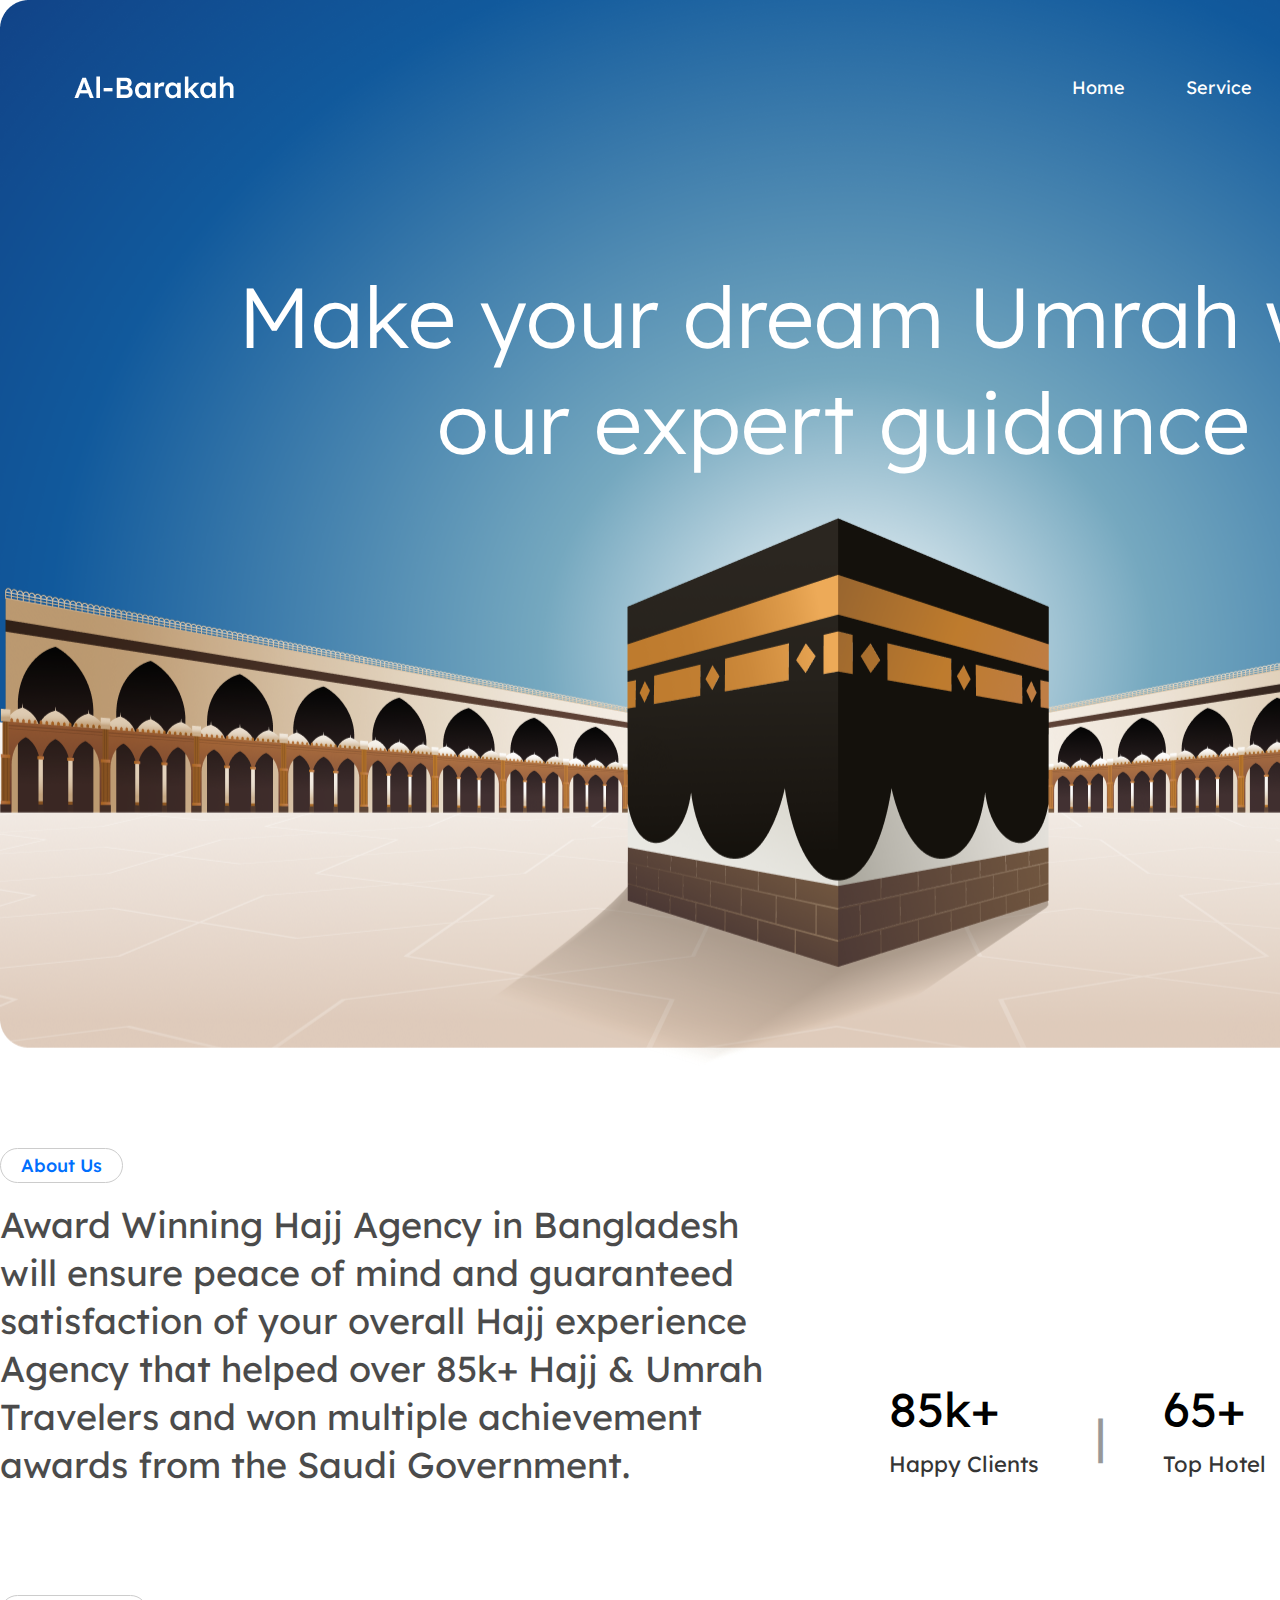
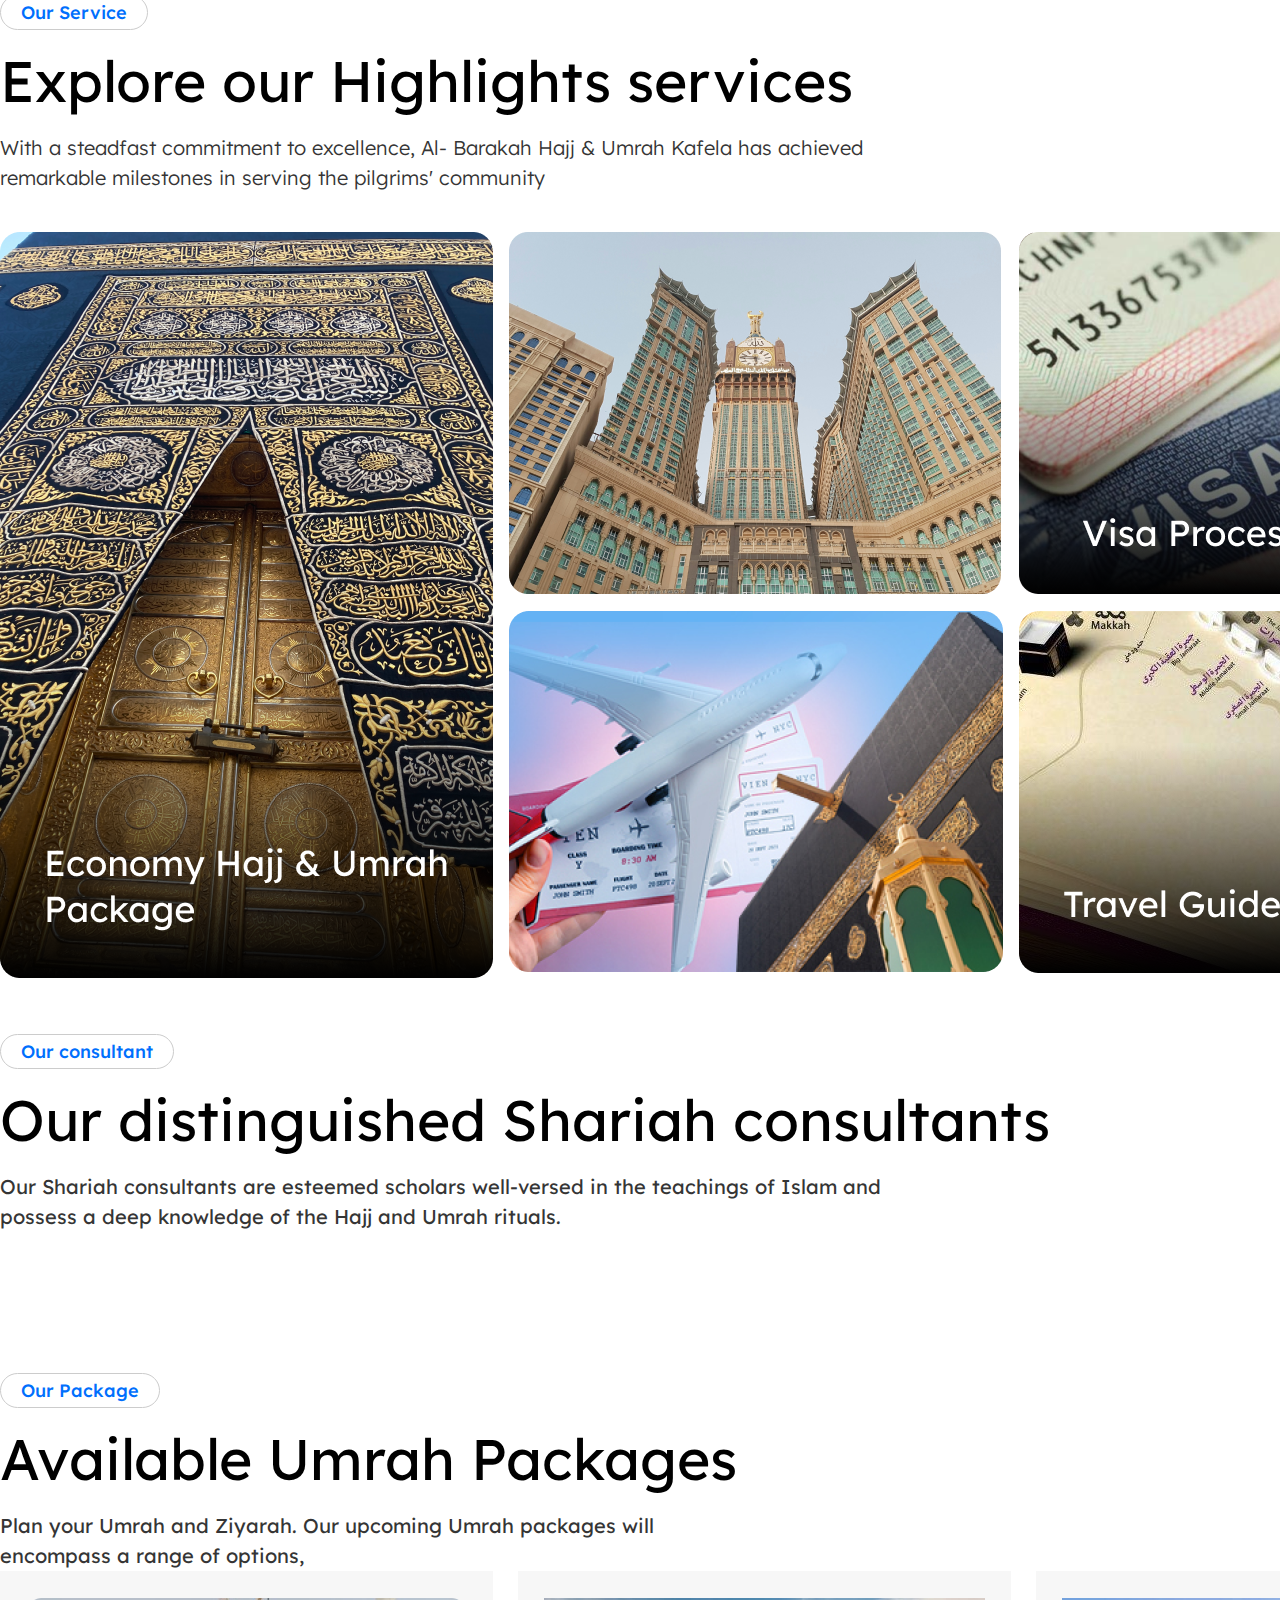
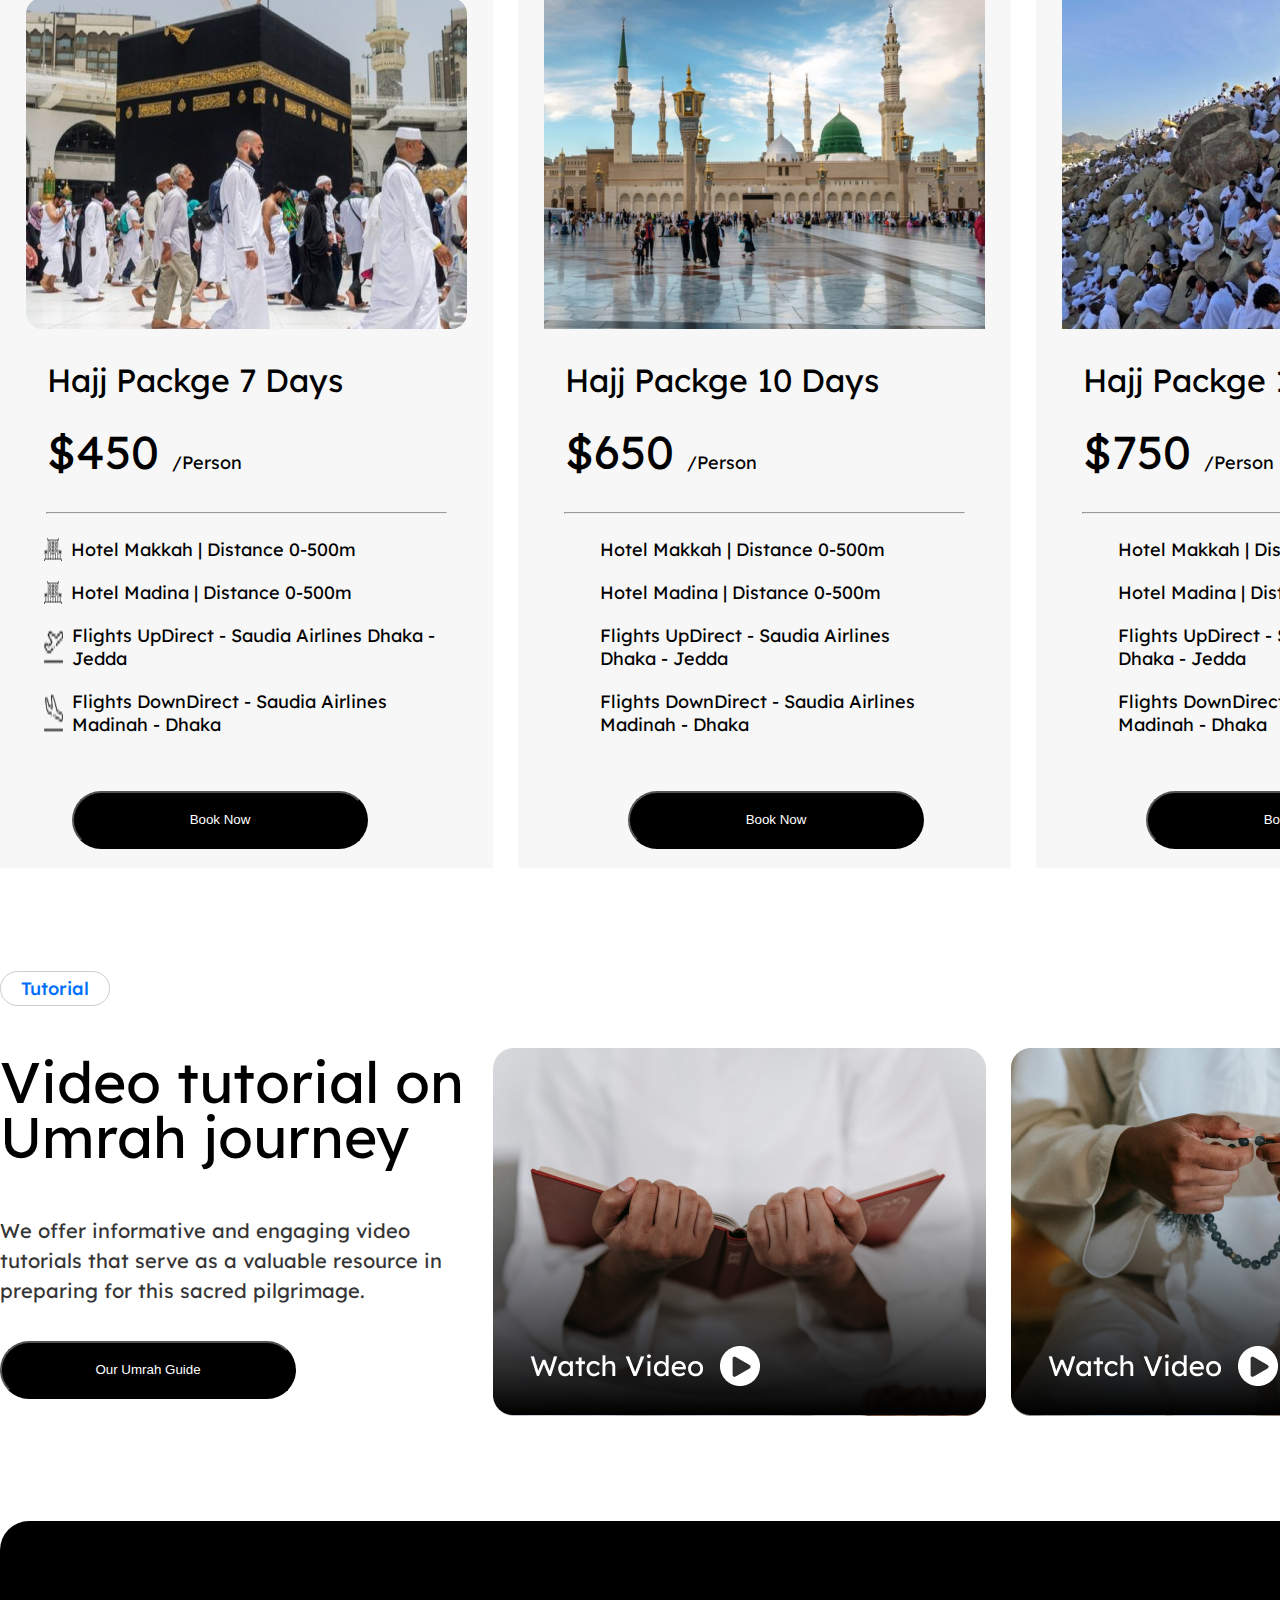
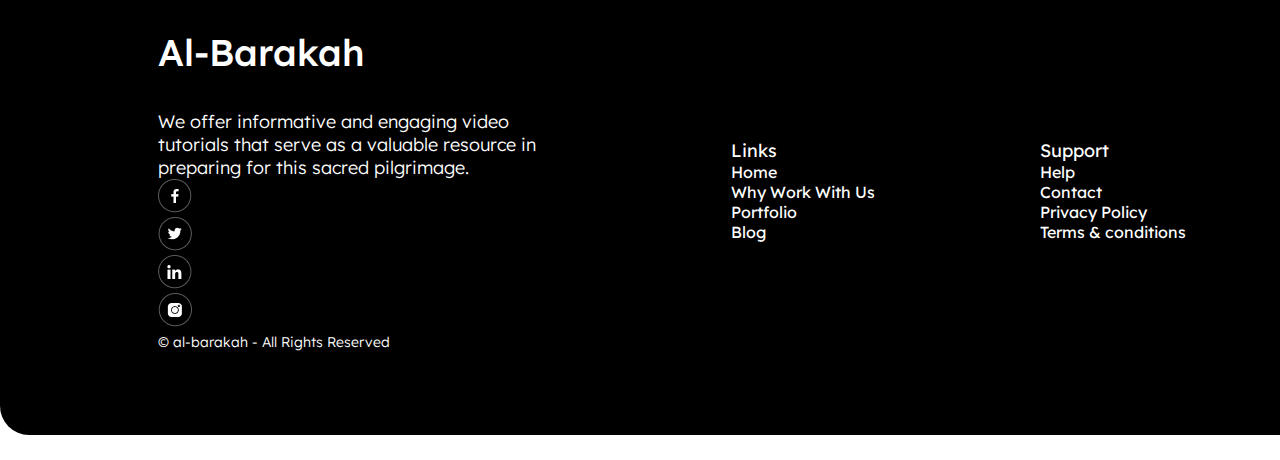
<file: index.html>
<!DOCTYPE html>
<html lang="en">
<head>
  <meta charset="UTF-8">
  <meta name="viewport" content="width=device-width, initial-scale=1.0">
    <!-- font link start -->
  <link rel="preconnect" href="https://fonts.googleapis.com">
  <link rel="preconnect" href="https://fonts.gstatic.com" crossorigin>
  <link href="https://fonts.googleapis.com/css2?family=Lexend+Deca:wght@100..900&family=Poppins:ital,wght@0,100;0,200;0,300;0,400;0,500;0,600;0,700;0,800;0,900;1,100;1,200;1,300;1,400;1,500;1,600;1,700;1,800;1,900&display=swap" rel="stylesheet">
  <!-- font link end -->
  <link rel="stylesheet" href="css/style.css">
  <link rel="stylesheet" href="./css/responsive.css">

  <title>Hajj Omrah Travel Agency</title>
</head>
<body>
  
<!-- header start -->
  <header>
      <div class="container">
        <div class="header_wreper">
          <div class="header_img">
              <img src="img/head-logo.png" alt="" srcset="">
          </div> <!--/.header_img-->
          <div class="header_nav">
            <ul>
              <li><a href="#">Home </a></li>
              <li><a href="#">Service</a></li>
              <li><a href="#">Pricing</a></li>
              <li><a href="#">FAQ</a></li>
              <li><a href="#">Contact</a></li>
            </ul>
          </div> <!--/.header_nav-->
        </div><!--/.header_wreper-->
        <h1>Make your dream Umrah with our expert guidance</h1>
      </div>  <!--/.container-->
  </header>
<!-- header  end -->


<!-- section one start -->
<section>
  <div class="container">
    <div class="visa-name">
      <ul>
        <li><a href="#"><imimg/name-img_01.png" alt="" srcset=""></a></li>
        <li><a href="#"><imimg/name-img_02.png" alt="" srcset=""></a></li>
        <li><a href="#"><imimg/name-img_03.png" alt="" srcset=""></a></li>
        <li><a href="#"><imimg/name-img_04.png" alt="" srcset=""></a></li>
        <li><a href="#"><imimg/name-img_05.png" alt="" srcset=""></a></li>
        <li><a href="#"><imimg/name-img_06.png" alt="" srcset=""></a></li>
      </ul>
    </div><!--/.visa-name-->



    <div class="visa-details">

      <div class="visa-contant">
        <a href="#" class="primary-btn">About Us</a>
        <p> <span >Award Winning Hajj Agency in Bangladesh </span>
          will ensure peace of mind and guaranteed satisfaction of your overall Hajj experience Agency that helped over 85k+ Hajj & Umrah Travelers and won multiple achievement awards from the Saudi Government.</p>
      </div> <!--/.visa-contant-->
      
      <div class="visa-sale">

        <div class="visa-sal">
          <p>85k+</p>
          <span>Happy Clients</span>
        </div><!--/.visa-sale1-->
          <p class="pipe-line">|</p>
        <div class="visa-sal">
          <p>65+</p>
          <span>Top Hotel</span>
        </div><!--/.visa-sale1-->
        <p class="pipe-line">|</p>
        <div class="visa-sal">
          <p>150+</p>
          <span>Consultants</span>
        </div><!--/.visa-sale1-->

      </div> <!--/.visa-sale-->
    </div> <!--/.visa-details-->

  </div><!--/.container-->
</section>
<!-- section one end -->


<!-- service section tow start-->
<section>
  <div class="container">
    <div class="service">
      <div class="service-title">
          <a href="#" class="primary-btn">Our Service</a>
          <h3>Explore our Highlights services</h3>
          <p class="primary-p">With a steadfast commitment to excellence, Al- Barakah Hajj & Umrah Kafela has achieved remarkable milestones in serving the pilgrims' community</p>
      </div><!--/.service-title-->
      <div class="service-item">
          <ul>
            <li class="service1"><img src="img/seevice-img_01.png" alt="" srcset=""></li>
            <li><img src="img/seevice-img_02.png" alt="" srcset=""></li>
            <li><img src="img/seevice-img_03.png" alt="" srcset=""></li>
            <li><img src="img/seevice-img_04.png" alt="" srcset=""></li>
            <li><img src="img/seevice-img_05.png" alt="" srcset=""></li>
          </ul>
      </div><!--/.service-item-->
    </div><!--/.service-->
  </div><!--/.container-->
</section>
<!-- service section tow end-->


 <!-- consultant section start -->

  <div class="container">
      <div class="consultant">
        <a class="primary-btn" href="#">Our consultant</a>
        <h3>Our distinguished Shariah consultants</h3>
        <p class="primary-p">Our Shariah consultants are esteemed scholars well-versed in the teachings of Islam and possess a deep knowledge of the Hajj and Umrah rituals.</p>
        <lu class="consultantUl">
           <li><imimg/consultant-img1.png" alt="" srcset=""></li>
           <li><imimg/consultant-img2.png" alt="" srcset=""></li>
           <li><imimg/consultant-img3.png" alt="" srcset=""></li>
           <li><imimg/consultant-img4.png" alt="" srcset=""></li>
        </lu>
      </div>
    </div>

 <!-- consultant section end -->

 

 <!-- Packages section start -->
    <section>
      <div class="container">
        <div class="package-section">
          <a class="primary-btn" href="#">Our Package</a>
          <h3>Available Umrah Packages</h3>
          <p class="primary-p">Plan your Umrah and Ziyarah. Our upcoming Umrah packages will encompass a range of options, </p>
          <div class="package">
            <div class="package-item">
              <img src="img/item1.png" alt="" srcset="">
              <h6>Hajj Packge 7 Days</h6>
              <h5>$450 <span>/Person</span></h5>
              <hr>
             <div class="package-price">
                <span><img src="icon/itemicon1.png" alt="" srcset="">Hotel Makkah  | Distance 0-500m </span> <br>
                <span><img src="icon/itemicon2.png" alt="" srcset="">Hotel Madina  | Distance 0-500m </span><br>
                <span><img src="icon/itemicon3.png" alt="" srcset="">Flights UpDirect - Saudia Airlines Dhaka - Jedda</span><br>
                <span class="last-value"><img src="icon/itemicon4.png" alt="" srcset="">Flights DownDirect - Saudia Airlines Madinah - Dhaka</span><br>
                <button class="button">Book Now</button>
             </div>
           </div><!--/.package-item-->

           <div class="package-item">
             <img src="img/item2.png" alt="" srcset="">
             <h6>Hajj Packge 10 Days</h6>
             <h5>$650 <span>/Person</span></h5>
             <hr>
             <div class="package-price price-width">
               <span>Hotel Makkah  | Distance 0-500m  </span> <br>
               <span>Hotel Madina  | Distance 0-500m </span><br>
               <span>Flights UpDirect - Saudia Airlines Dhaka - Jedda</span><br>
               <span class="last-value">Flights DownDirect - Saudia Airlines Madinah - Dhaka</span><br>            
               <button  class="button btn">Book Now</button>              
             </div>  
           </div><!--/.package-item-->

           <div class="package-item">
             <img src="img/item3.png" alt="" srcset="">
             <h6>Hajj Packge 15 Days</h6>
             <h5>$750 <span>/Person</span></h5>
             <hr>
             <div class="package-price price-width">
              <span>Hotel Makkah  | Distance 0-500m </span> <br>
               <span>Hotel Madina  | Distance 0-500m </span><br>
               <span>Flights UpDirect - Saudia Airlines Dhaka - Jedda</span><br>
               <span class="last-value">Flights DownDirect - Saudia Airlines Madinah - Dhaka</span><br>              
               <button  class="button btn">Book Now</button> 
             </div>
          </div><!--/.package-item-->
         </div>
        </div><!--/.package-sec
      </div><!--/.container-->
    </section>
 <!-- Packages section end -->




 <!-- journey section start -->
    <section>
      <div class="container">
        <div class="jurney">
          <div class="journey-description">
            <a class="primary-btn" href="#">Tutorial</a>
            <h3>Video tutorial on Umrah journey</h3>
            <p class="primary-p">We offer informative and engaging video tutorials that serve as a valuable resource in preparing for this sacred pilgrimage.</p>
            <button class="button">Our Umrah Guide</button>
          </div> <!--/.journey-description  -->
          <div class="journey-pleasure">
              <img src="img/jurney1.png" alt="" srcset="">
              <img src="img/jurney2.png" alt="" srcset="">
          </div> <!--/.journey-pleasure  -->
        </div> <!-- /.jurney -->
      </div> <!--/.container  -->
    </section>
 <!-- journey section end -->






<!-- footer section start -->
    <footer>
      <div class="container">
        <div class="footer-contant">
          <div class="Al-Barakah ">
            <h4>Al-Barakah </h4>
            <p>We offer informative and engaging video tutorials that serve as a valuable resource in preparing for this sacred pilgrimage.</p>
            <ul>
              <li><a href="#"><img src="assets/icon/facebook1.png" alt="" srcset=""></a></li>
              <li><a href="#"><img src="assets/icon/twitter2.png" alt="" srcset=""></a></li>
              <li><a href="#"><img src="assets/icon/likedin3.png" alt="" srcset=""></a></li>
              <li><a href="#"><img src="assets/icon/instagram4.png" alt="" srcset=""></a></li>
            </ul>
            <span>© al-barakah - All Rights Reserved</span>
          </div><!--  /.Al-Barakah -->


          <div class="Links">
              <h5>Links</h5>
              <ul>
                <li><a href="#">Home</a></li>
                <li><a href="#">Why Work With Us</a></li>
                <li><a href="#">Portfolio</a></li>
                <li><a href="#">Blog</a></li>
              </ul>
          </div><!-- /.Links -->


          <div class="support">
            <h5>Support</h5>
            <ul>
              <li><a href="#">Help</a></li>
              <li><a href="#">Contact</a></li>
              <li><a href="#">Privacy Policy</a></li>
              <li><a href="#">Terms & conditions</a></li>
            </ul>
          </div><!--  /.support-->

          
          <div class="Newsletter">
            <h5>Newsletter</h5>
              <button>Enter Your Email</button>
              <button>Subscribe</button>
          </div><!-- /.Newsletter -->
        </div><!-- /.footer-contant -->
      </div><!-- /.container-->
    </footer>
<!-- footer section end -->
</body>
</html>
</file>
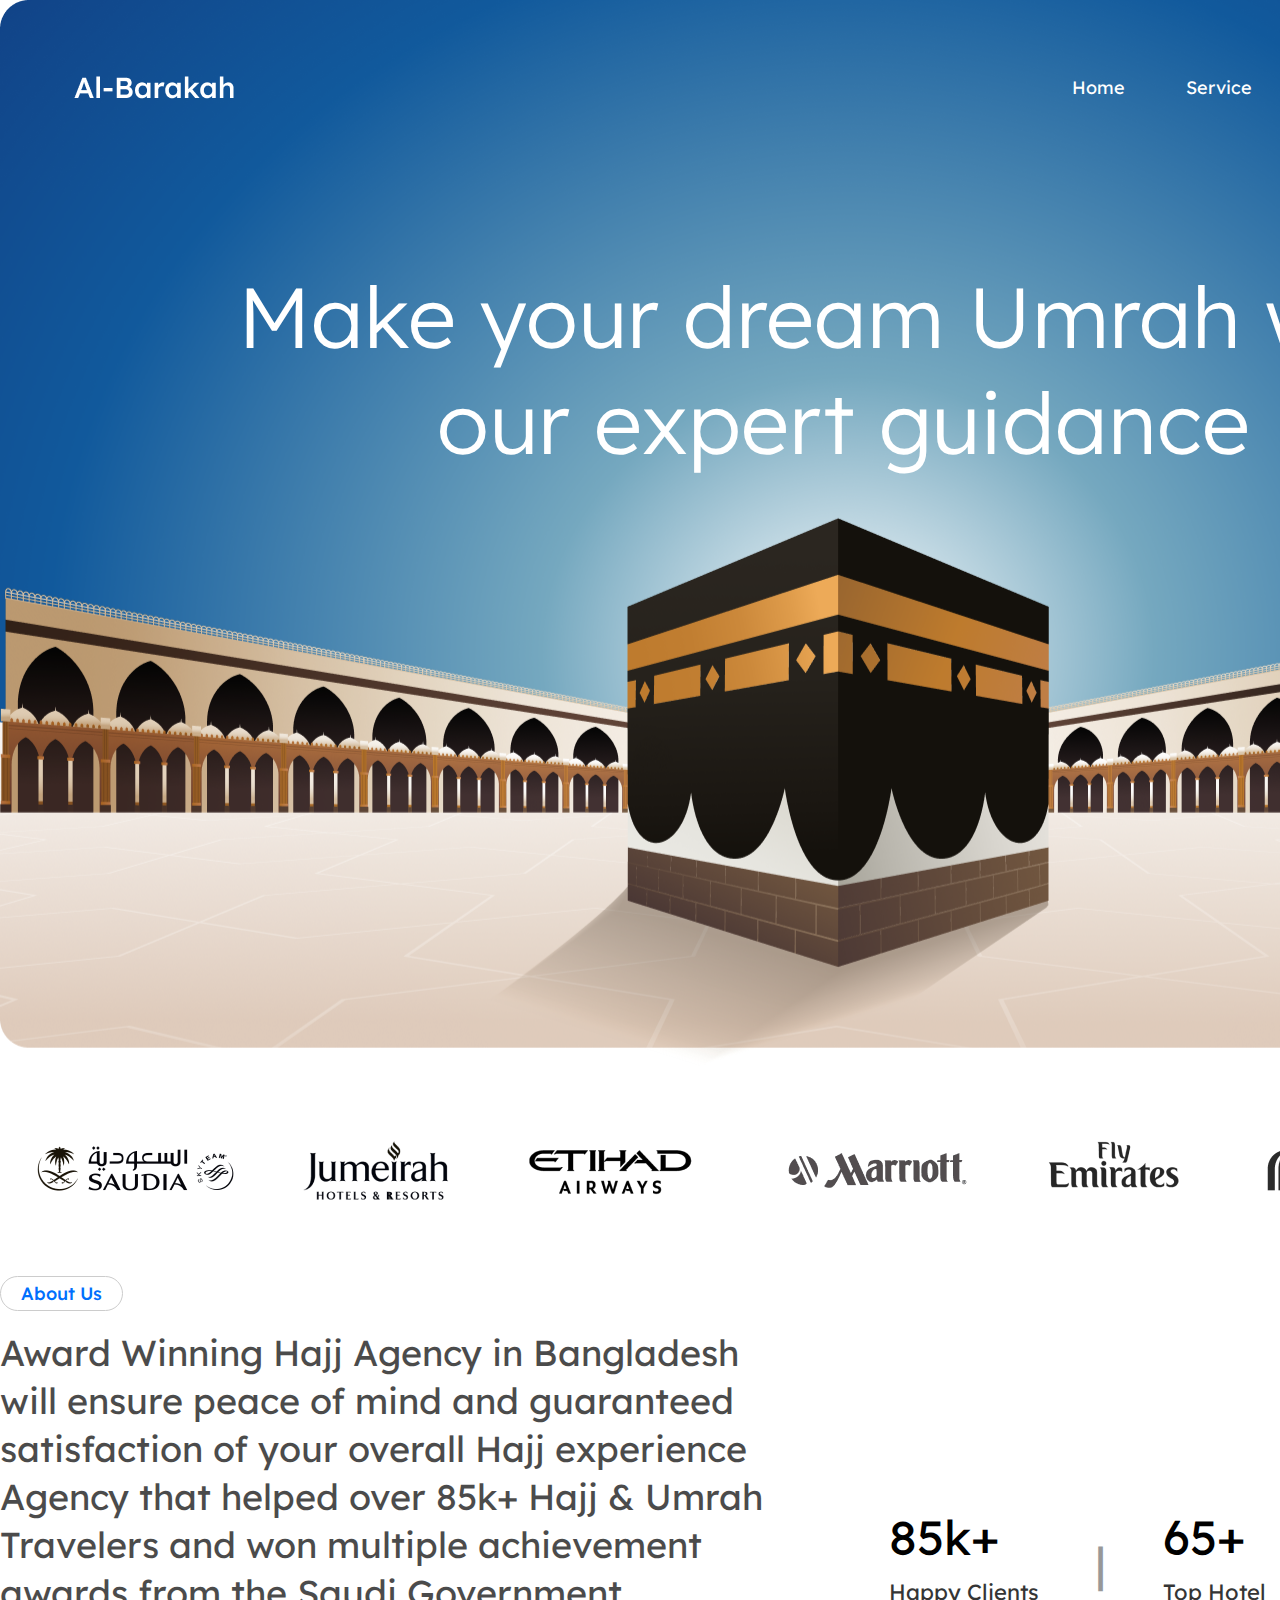
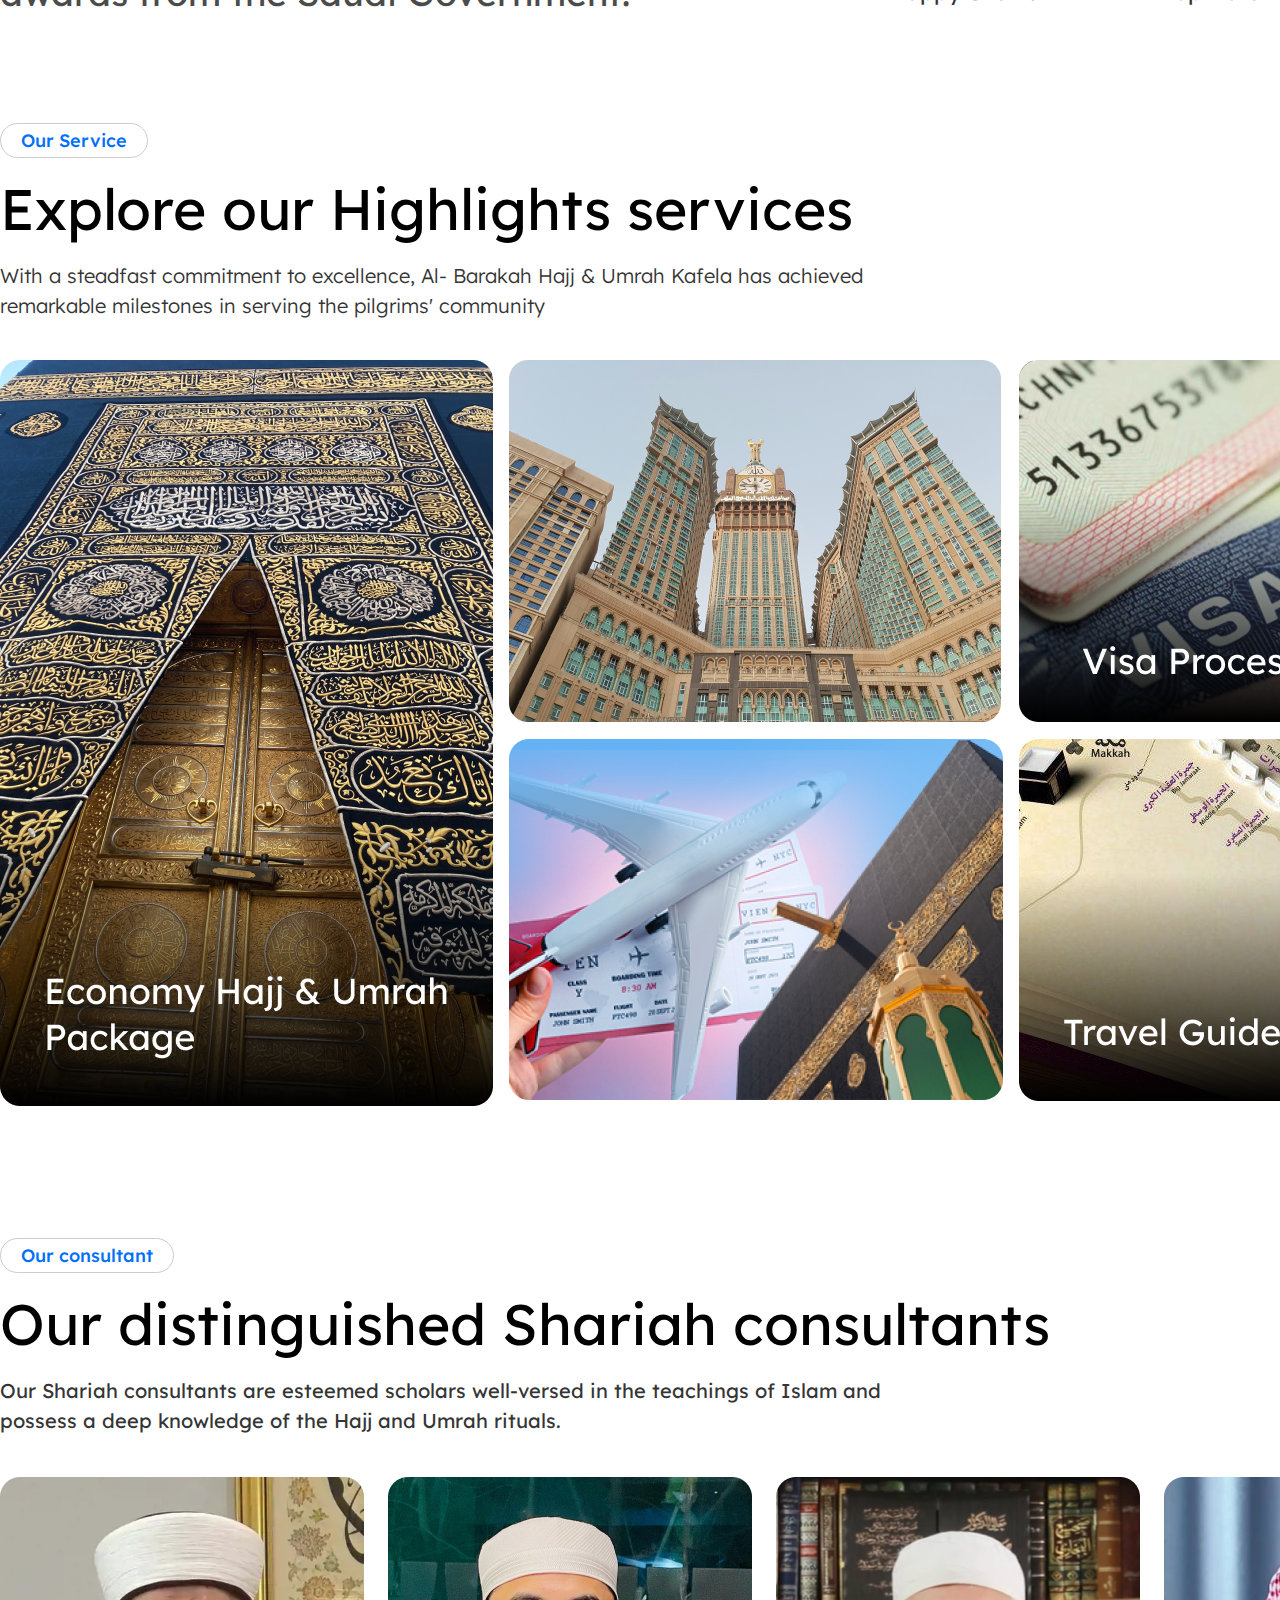
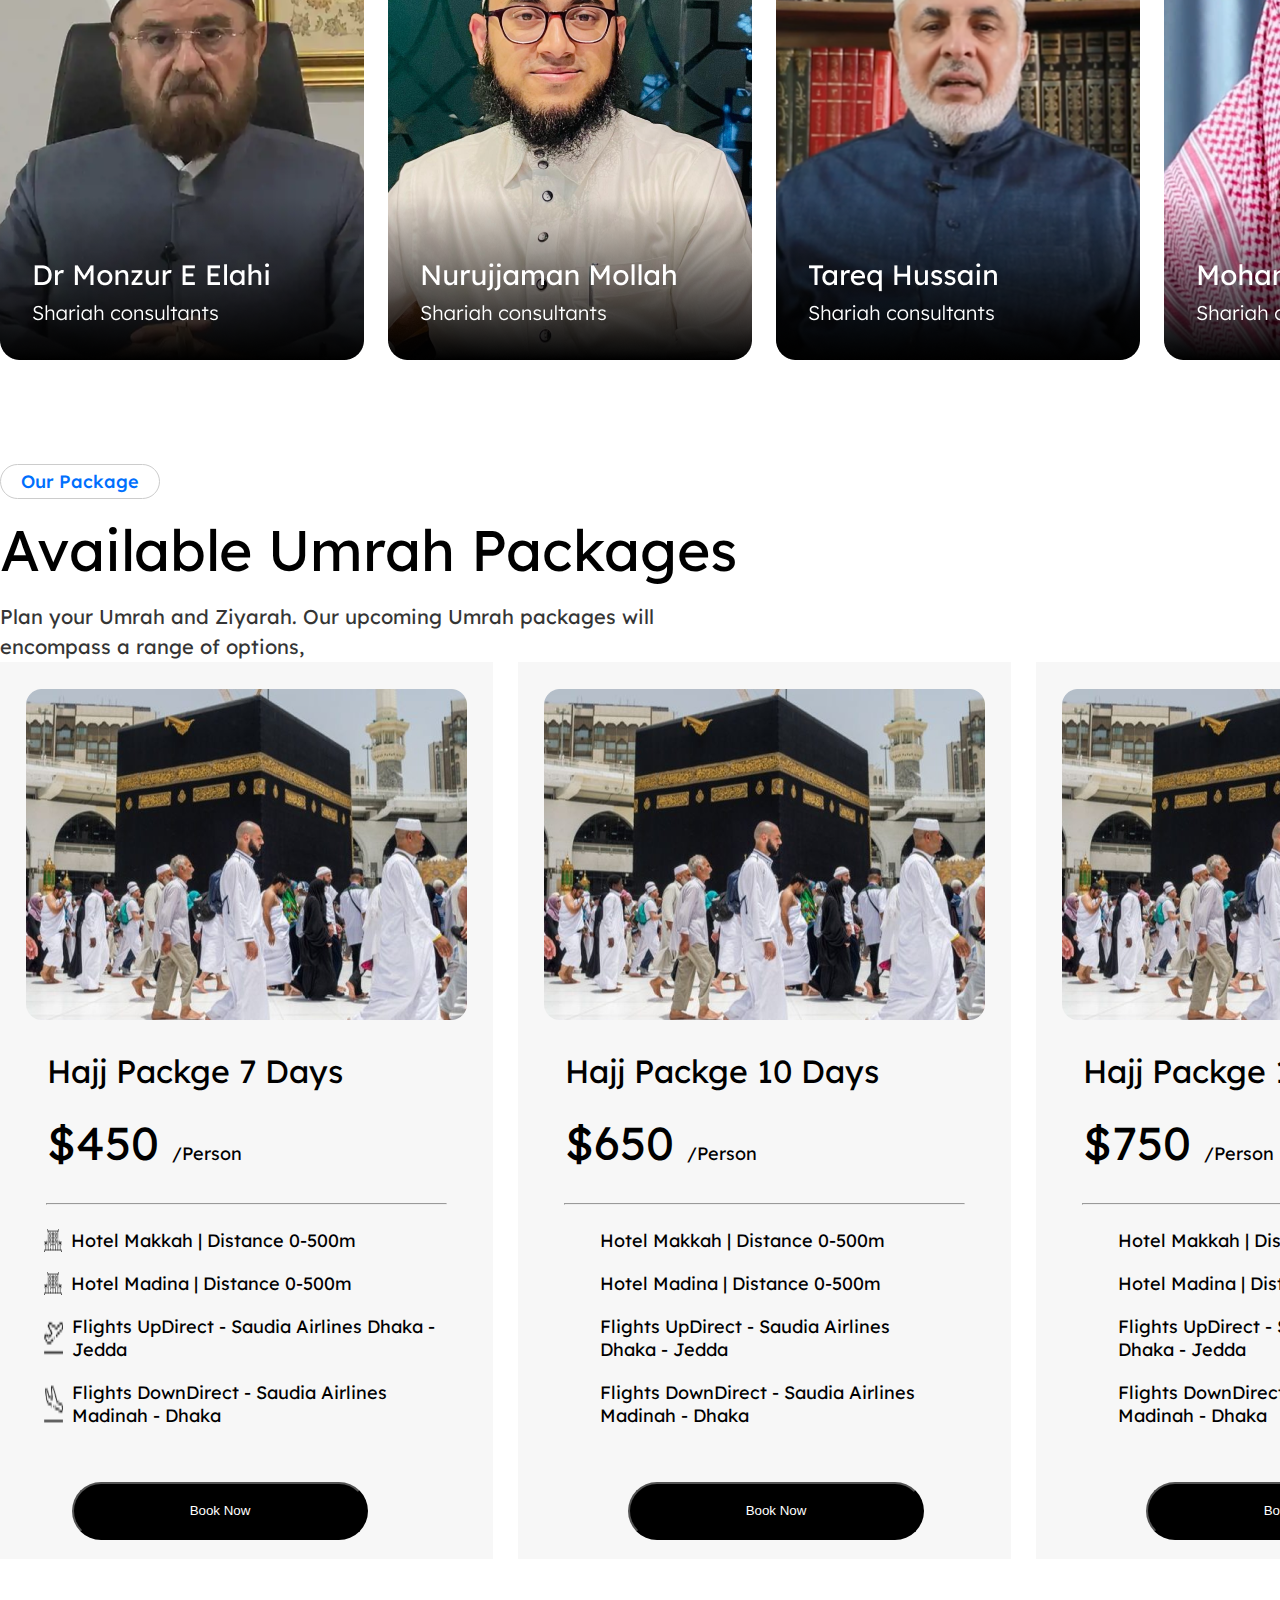
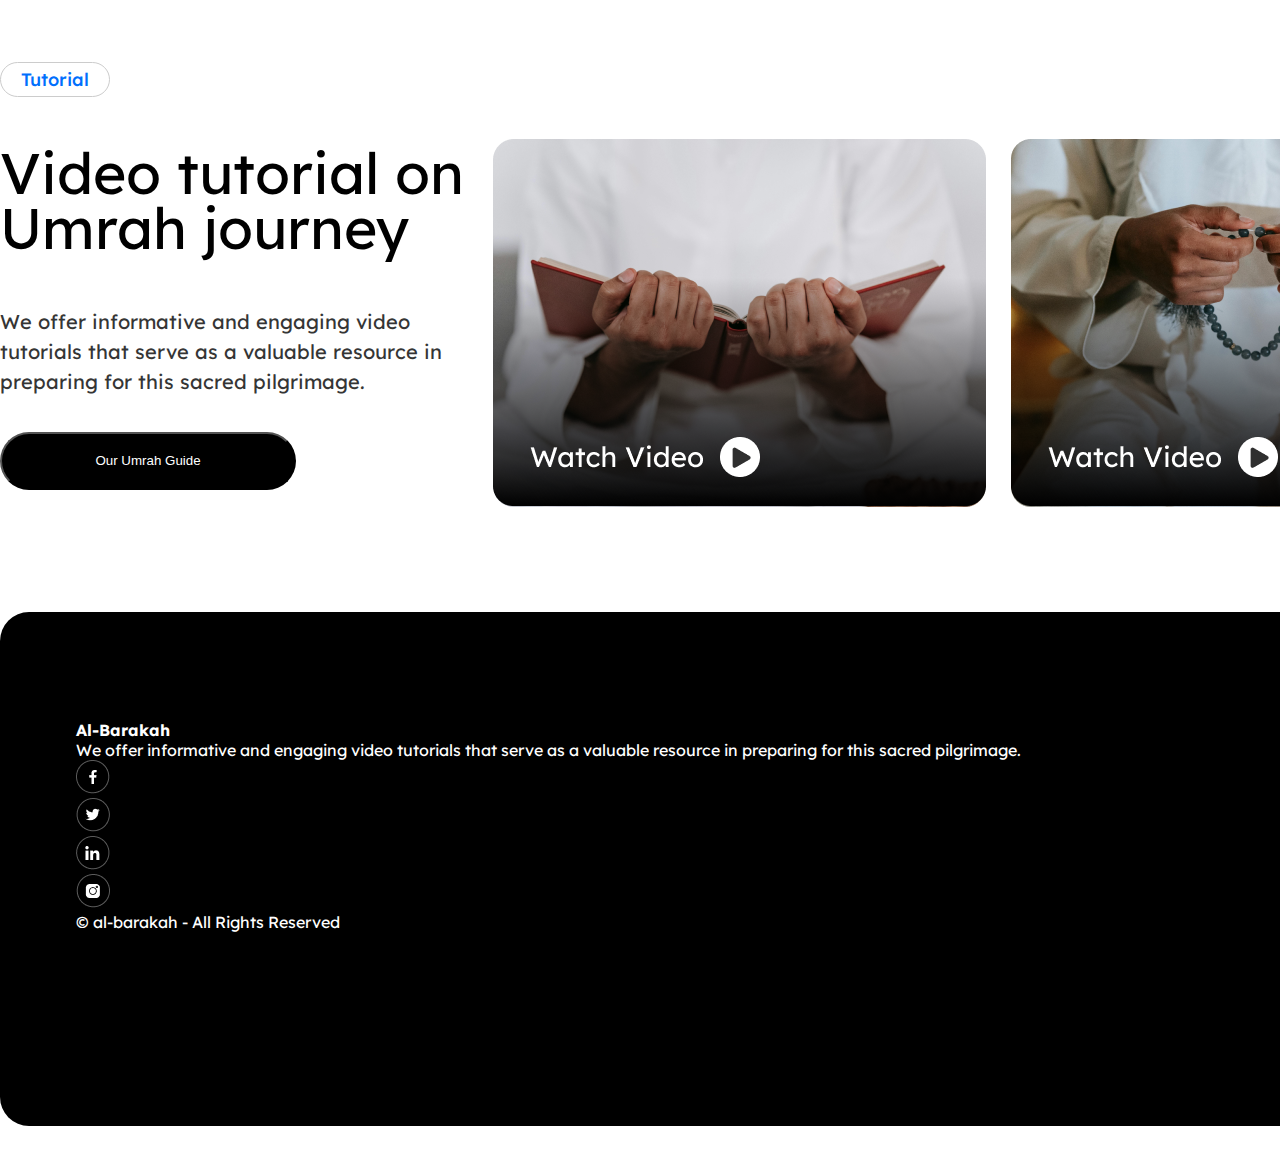
<file: assets/index.html>
<!DOCTYPE html>
<html lang="en">
<head>
  <meta charset="UTF-8">
  <meta name="viewport" content="width=device-width, initial-scale=1.0">



    <!-- font link start -->
  <link rel="preconnect" href="https://fonts.googleapis.com">
  <link rel="preconnect" href="https://fonts.gstatic.com" crossorigin>
  <link href="https://fonts.googleapis.com/css2?family=Lexend+Deca:wght@100..900&family=Poppins:ital,wght@0,100;0,200;0,300;0,400;0,500;0,600;0,700;0,800;0,900;1,100;1,200;1,300;1,400;1,500;1,600;1,700;1,800;1,900&display=swap" rel="stylesheet">
  <!-- font link end -->
  <link rel="stylesheet" href="css/style.css">

  <title>Hajj Omrah Travel Agency</title>
</head>
<body>
  
<!-- header start -->
  <header>
      <div class="container">
        <div class="header_wreper">
          <div class="header_img">
              <img src="img/head-logo.png" alt="" srcset="">
          </div> <!--/.header_img-->
          <div class="header_nav">
            <ul>
              <li><a href="#">Home </a></li>
              <li><a href="#">Service</a></li>
              <li><a href="#">Pricing</a></li>
              <li><a href="#">FAQ</a></li>
              <li><a href="#">Contact</a></li>
            </ul>
          </div> <!--/.header_nav-->
        </div><!--/.header_wreper-->
        <h1>Make your dream Umrah with our expert guidance</h1>
      </div>  <!--/.container-->
  </header>
<!-- header  end -->


<!-- section one start -->
<section>
  <div class="container">
    <div class="visa-name">
      <ul>
        <li><a href="#"><img src="img/name-img_01.png" alt="" srcset=""></a></li>
        <li><a href="#"><img src="img/name-img_02.png" alt="" srcset=""></a></li>
        <li><a href="#"><img src="img/name-img_03.png" alt="" srcset=""></a></li>
        <li><a href="#"><img src="img/name-img_04.png" alt="" srcset=""></a></li>
        <li><a href="#"><img src="img/name-img_05.png" alt="" srcset=""></a></li>
        <li><a href="#"><img src="img/name-img_06.png" alt="" srcset=""></a></li>
      </ul>
    </div><!--/.visa-name-->



    <div class="visa-details">

      <div class="visa-contant">
        <a href="#" class="primary-btn">About Us</a>
        <p> <span >Award Winning Hajj Agency in Bangladesh </span>
          will ensure peace of mind and guaranteed satisfaction of your overall Hajj experience Agency that helped over 85k+ Hajj & Umrah Travelers and won multiple achievement awards from the Saudi Government.</p>
      </div> <!--/.visa-contant-->
      
      <div class="visa-sale">

        <div class="visa-sal">
          <p>85k+</p>
          <span>Happy Clients</span>
        </div><!--/.visa-sale1-->
          <p class="pipe-line">|</p>
        <div class="visa-sal">
          <p>65+</p>
          <span>Top Hotel</span>
        </div><!--/.visa-sale1-->
        <p class="pipe-line">|</p>
        <div class="visa-sal">
          <p>150+</p>
          <span>Consultants</span>
        </div><!--/.visa-sale1-->

      </div> <!--/.visa-sale-->
    </div> <!--/.visa-details-->

  </div><!--/.container-->
</section>
<!-- section one end -->


<!-- service section tow start-->
<section>
  <div class="container">
    <div class="service">
      <div class="service-title">
          <a href="#" class="primary-btn">Our Service</a>
          <h3>Explore our Highlights services</h3>
          <p class="primary-p">With a steadfast commitment to excellence, Al- Barakah Hajj & Umrah Kafela has achieved remarkable milestones in serving the pilgrims' community</p>
      </div><!--/.service-title-->
      <div class="service-item">
          <ul>
            <li class="service1"><img src="img/seevice-img_01.png" alt="" srcset=""></li>
            <li><img src="img/seevice-img_02.png" alt="" srcset=""></li>
            <li><img src="img/seevice-img_03.png" alt="" srcset=""></li>
            <li><img src="img/seevice-img_04.png" alt="" srcset=""></li>
            <li><img src="img/seevice-img_05.png" alt="" srcset=""></li>
          </ul>
      </div><!--/.service-item-->
    </div><!--/.service-->
  </div><!--/.container-->
</section>
<!-- service section tow end-->


 <!-- consultant section start -->

  <div class="container">
      <div class="consultant">
        <a class="primary-btn" href="#">Our consultant</a>
        <h3>Our distinguished Shariah consultants</h3>
        <p class="primary-p">Our Shariah consultants are esteemed scholars well-versed in the teachings of Islam and possess a deep knowledge of the Hajj and Umrah rituals.</p>
        <lu class="consultantUl">
           <li><img src="img/consultant-img1.png" alt="" srcset=""></li>
           <li><img src="img/consultant-img2.png" alt="" srcset=""></li>
           <li><img src="img/consultant-img3.png" alt="" srcset=""></li>
           <li><img src="img/consultant-img4.png" alt="" srcset=""></li>
        </lu>
      </div>
    </div>

 <!-- consultant section end -->

 

 <!-- Packages section start -->
    <section>
      <div class="container">
        <div class="package-section">
          <a class="primary-btn" href="#">Our Package</a>
          <h3>Available Umrah Packages</h3>
          <p class="primary-p">Plan your Umrah and Ziyarah. Our upcoming Umrah packages will encompass a range of options, </p>
          <div class="package">
            <div class="package-item">
              <img src="img/item1.png" alt="" srcset="">
              <h6>Hajj Packge 7 Days</h6>
              <h5>$450 <span>/Person</span></h5>
              <hr>
             <div class="package-price">
                <span><img src="icon/itemicon1.png" alt="" srcset="">Hotel Makkah  | Distance 0-500m </span> <br>
               <span><img src="icon/itemicon2.png" alt="" srcset="">Hotel Madina  | Distance 0-500m </span><br>
               <span><img src="icon/itemicon3.png" alt="" srcset="">Flights UpDirect - Saudia Airlines Dhaka - Jedda</span><br>
               <span class="last-value"><img src="icon/itemicon4.png" alt="" srcset="">Flights DownDirect - Saudia Airlines Madinah - Dhaka</span><br>
                <button class="button">Book Now</button>
             </div>
           </div><!--/.package-item-->
           <div class="package-item">
             <img src="img/item1.png" alt="" srcset="">
             <h6>Hajj Packge 10 Days</h6>
             <h5>$650 <span>/Person</span></h5>
             <hr>
             <div class="package-price price-width">
               <span>Hotel Makkah  | Distance 0-500m  </span> <br>
               <span>Hotel Madina  | Distance 0-500m </span><br>
               <span>Flights UpDirect - Saudia Airlines Dhaka - Jedda</span><br>
               <span class="last-value">Flights DownDirect - Saudia Airlines Madinah - Dhaka</span><br>            
               <button  class="button btn">Book Now</button>              
             </div>  
           </div><!--/.package-item-->
           <div class="package-item">
             <img src="img/item1.png" alt="" srcset="">
             <h6>Hajj Packge 15 Days</h6>
             <h5>$750 <span>/Person</span></h5>
             <hr>
             <div class="package-price price-width">
              <span>Hotel Makkah  | Distance 0-500m </span> <br>
               <span>Hotel Madina  | Distance 0-500m </span><br>
               <span>Flights UpDirect - Saudia Airlines Dhaka - Jedda</span><br>
               <span class="last-value">Flights DownDirect - Saudia Airlines Madinah - Dhaka</span><br>              
               <button  class="button btn">Book Now</button> 
             </div>
          </div><!--/.package-item-->
         </div>
        </div><!--/.package-section-->
      </div><!--/.container-->
    </section>
 <!-- Packages section end -->




 <!-- journey section start -->
    <section>
      <div class="container">
        <div class="jurney">
          <div class="journey-description">
            <a class="primary-btn" href="#">Tutorial</a>
            <h3>Video tutorial on Umrah journey</h3>
            <p class="primary-p">We offer informative and engaging video tutorials that serve as a valuable resource in preparing for this sacred pilgrimage.</p>
            <button class="button">Our Umrah Guide</button>
          </div> <!--/.journey-description  -->
          <div class="journey-pleasure">
              <img src="img/jurney1.png" alt="" srcset="">
              <img src="img/jurney2.png" alt="" srcset="">
          </div> <!--/.journey-pleasure  -->
        </div> <!-- /.jurney -->
      </div> <!--/.container  -->
    </section>
 <!-- journey section end -->






<!-- footer section start -->
    <footer>
      <div class="container">
        <div class="footer-contant">
          <div class="Al-Barakah ">
            <h4>Al-Barakah </h4>
            <p>We offer informative and engaging video tutorials that serve as a valuable resource in preparing for this sacred pilgrimage.</p>
            <ul>
              <li><a href="#"><img src="icon/facebook1.png" alt="" srcset=""></a></li>
              <li><a href="#"><img src="icon/twitter2.png" alt="" srcset=""></a></li>
              <li><a href="#"><img src="icon/likedin3.png" alt="" srcset=""></a></li>
              <li><a href="#"><img src="icon/instagram4.png" alt="" srcset=""></a></li>
            </ul>
            <span>© al-barakah - All Rights Reserved</span>
          </div><!--  /.Al-Barakah -->


          <div class="Links">

          </div><!-- /.Links -->


          <div class="support">

          </div><!--  /.support-->

          
          <div class="Newsletter">

          </div><!-- /.Newsletter -->
        </div><!-- /.footer-contant -->
      </div><!-- /.container-->
    </footer>



<!-- footer section end -->





















</body>
</html>
</file>
<file: css/style.css>
:root {
  --fontWhite: #ffffff;
  --fontBlack: #000000;
  --fontGray: #686868;
  --fontBlue: #006ffd;
  --gray: #cccccc;
  --grayblack: #353535;
  --itemBackground: #f7f7f7;
}
* {
  margin: 0;
  padding: 0;
  list-style: none;
  text-decoration: none;
  list-style: none;
  box-sizing: border-box;
}
body {
  font-family: "Lexend Deca", sans-serif;
}
.container {
  width: 1528px;
  margin: 0 auto;
}
h3 {
  font-size: 57px;
  line-height: 55px;
  font-weight: 400;
  margin: 24px 0 25px 0;
}
.primary-btn {
  height: 42px;
  width: 121px;
  color: var(--fontBlue);
  border: 1px solid var(--gray);
  border-radius: 51px;
  font-size: 18px;
  line-height: 32px;
  font-weight: 500;
  padding: 5px 20px;
  align-items: center;
}
.primary-p {
  font-size: 20px;
  line-height: 30px;
  color: var(--grayblack);
  font-weight: 400;
}
/* header  start */
header {
  background-image: url(../img/main-cover-img.png);
  background-repeat: no-repeat;
  background-size: cover;
  padding: 25px 26px 0 26px;
  width: 1676px;
  height: 1068.35px;
  margin: 0 auto;
}
.header_wreper {
  display: flex;
  justify-content: space-between;
  margin-top: 51px;
}
.header_nav ul {
  display: flex;
  gap: 61px;
}
.header_nav ul li a {
  color: var(--fontWhite);
  font-size: 18px;
}
header h1 {
  color: var(--fontWhite);
  margin: 160px 187px 605px 164px;
  width: 1211px;
  text-align-last: center;
  font-weight: 300;
  font-size: 85px;
  letter-spacing: 3%;
}
/* header  end */

/* section one start */
.visa-name ul {
  display: flex;
  justify-content: space-around;
  align-items: center;
  margin-top: 40px;
  margin-bottom: 42px;
}
.visa-details {
  display: flex;
  justify-content: space-between;
  height: 369px;
  width: 1515px;
}
.visa-contant {
  width: 752px;
  height: 308px;
}
.visa-contant p {
  font-size: 36px;
  line-height: 48px;
  letter-spacing: 0%;
  opacity: 0.7;
  width: 766px;
  height: 308px;
  text-align: left;
  margin-top: 19px;
}
.visa-contant p span {
  opacity: 1;
  z-index: 2;
}
.visa-sale {
  display: flex;
  width: 626px;
  height: 109px;
  justify-content: space-between;
  margin: 232px 0 28px 0;
  align-items: center;
}
.visa-sale p {
  font-size: 48px;
  line-height: 55px;
}
.visa-sal span {
  font-size: 22px;
  line-height: 55px;
  color: var(--grayblack);
}
.visa-sale .pipe-line {
  opacity: 0.4;
}
/* section one end */

/* service section start */
.service {
  padding-top: 78px;
  height: 987px;
  width: 1528px;
}
.service-title p {
  width: 874px;
  font-weight: 300;
}
.service-item ul {
  margin-top: 39px;
  display: grid;
  grid-template-columns: 1fr 1fr 1fr;
}
.service-item ul .service1 {
  grid-row: 1/3;
}
/* service section end */

/* consultantsection start */
.consultant {
  padding-top: 130px;
}
.consultant p {
  width: 911px;
  padding-bottom: 41px;
}
.consultantUl {
  display: flex;
  gap: 24px;
}
/* consultantsection end */

/* Packages section start */
.package-section {
  padding-top: 102px;
  position: relative;
  padding-bottom: 105px;
}
.package-section hr {
  width: 401px;
  margin: 0 auto;
  margin-top: 31px;
  margin-bottom: 24px;
}
.package-section p {
  width: 692px;
}
.package {
  display: flex;
  gap: 25px;
}
.package-item {
  height: 897px;
  width: 493px;
  padding: 27px 26px 41px 26px;
  background-color: var(--itemBackground);
}
.package-section h6 {
  font-size: 32px;
  line-height: 100%;
  padding: 31px 103px 27px 21px;
  font-weight: 400;
}
.package-section h5 {
  font-size: 46px;
  font-weight: 400;
  padding: 0 0 0 21px;
}
.package-section span {
  font-size: 18px;
  font-weight: 400;
}
.package-price span {
  display: flex;
  padding-left: 18px;
  gap: 9px;
}
.package-price .last-value {
  width: 365px;
}
.price-width {
  width: 365px;
  margin: 0 auto;
}
.button {
  width: 296px;
  height: 58px;
  background-color: var(--fontBlack);
  color: var(--fontWhite);
  border-radius: 29px;
  line-height: 140%;
  outline: none;
  margin: 35px 36px 40px 46px;
}
/* Packages section end */

/* journey section start */

.jurney {
  display: flex;
  height: 443px;
}
.journey-description {
  align-items: end;
}
.journey-description h3 {
  width: 493px;
  padding: 25px 0 27px 0;
}
.journey-description p {
  width: 480px;
}
.journey-description button {
  margin: 35px 0 22px 0;
}
.journey-pleasure {
  display: flex;
  gap: 25px;
  align-items: end;
}
.journey-pleasure img {
  width: 493px;
  height: 368px;
}

/* journey section end */

/* footer section start */
footer {
  background-color: var(--fontBlack);
  height: 514px;
  width: 1674px;
  margin: 0 auto;
  margin-top: 105px;
  margin-bottom: 25px;
  border-radius: 29px;
  color: var(--fontWhite);
  padding: 108px 182px 71px 76px;
}
.footer-contant {
  display: flex;
  align-items: center;
  justify-content: space-around;
}
.Al-Barakah h4 {
  font-size: 37px;
  font-weight: 500;
}
.Al-Barakah p {
  width: 408px;
  color: var(--fontWhite);
  font-size: 18px;
  font-weight: 300;
  padding-top: 35px;
}
.Al-Barakah ul li a {
  color: var(--fontWhite);
}
.Al-Barakah span {
  padding-top: 61px;
  font-size: 14px;
  font-weight: 300;
}
.footer-contant h5 {
  font-size: 18px;
  font-weight: 400;
}
.Links ul li a {
  color: var(--fontWhite);
  margin-top: 20px;
}

.support ul li a {
  color: var(--fontWhite);
  padding-top: 20px;
}

/* footer section end */
</file>
<file: css/responsive.css>
@media (width < 760px) {
  .container {
    max-width: 100%;
    padding: 20px;
  }
  .header_wreper {
    display: block;
  }

  .header_wreper {
    background-image: url(/img/main-cover-img.png);
    background-size: cover;
    height: 300px;
    width: 300px;
  }
}
</file>
<file: assets/css/style.css>
:root{
  --fontWhite: #FFFFFF;
  --fontBlack: #000000;
  --fontGray: #686868;
  --fontBlue: #006FFD;
  --gray: #CCCCCC;
  --grayblack: #353535;
  --itemBackground: #F7F7F7;

}
*{
  margin: 0;
  padding: 0;
  list-style: none;
  text-decoration: none;
  list-style: none;
  box-sizing: border-box;
}
body{
  font-family:  "Lexend Deca", sans-serif;
}
.container{
  width: 1528px;
  margin: 0 auto;
}
h3{
  font-size: 57px;
  line-height: 55px;
  font-weight: 400;
  margin: 24px 0 25px 0;
}
.primary-btn{
  height: 42px;
  width: 121px;
  color: var(--fontBlue);
  border: 1px solid var(--gray);
  border-radius: 51px;
  font-size: 18px;
  line-height: 32px;
  font-weight: 500;
  padding: 5px 20px;
  align-items: center;
}
.primary-p{
  font-size: 20px;
  line-height: 30px;
  color: var(--grayblack);
  font-weight: 400;
}
/* header  start */
header{
  background-image: url(../img/main-cover-img.png);
  background-repeat: no-repeat;
  background-size: cover;
  padding: 25px 26px 0 26px;
  width: 1676px;
  height: 1068.35px;
  margin: 0 auto;
}
.header_wreper{
  display: flex;
  justify-content: space-between;
  margin-top: 51px;
}
.header_nav ul{
  display: flex;
  gap: 61px;
}
.header_nav ul li a{
   color: var(--fontWhite);
   font-size: 18px;
}
header h1{
  color: var(--fontWhite);
  margin: 160px 187px 605px 164px;
  width: 1211px;
  text-align-last: center;
  font-weight: 300;
  font-size: 85px;
  letter-spacing: 3%;
}
/* header  end */





/* section one start */
.visa-name ul{
  display: flex;
  justify-content: space-around;
  align-items: center;
  margin-top: 40px;
  margin-bottom: 42px;
}
.visa-details{
  display: flex;
  justify-content: space-between;
  height: 369px;
  width: 1515px;
}
.visa-contant{
  width: 752px;
  height: 308px;
}
.visa-contant p{
  font-size: 36px;
  line-height: 48px;
  letter-spacing: 0%;
  opacity: 0.7;
  width: 766px;
  height: 308px;
 text-align: left;
 margin-top: 19px;
}
.visa-contant p span{
  opacity: 1;
  z-index: 2;
}
.visa-sale{
  display: flex;
  width: 626px;
  height: 109px;
  justify-content: space-between;
  margin: 232px 0 28px 0;
  align-items: center;
}
.visa-sale p{
  font-size: 48px;
  line-height: 55px;
}
.visa-sal span{
  font-size: 22px;
  line-height: 55px;
  color: var(--grayblack);
}
.visa-sale .pipe-line{
  opacity: 0.4;
}
/* section one end */



/* service section start */
.service{
  padding-top: 78px;
}
.service-title p{
  width: 874px;
  font-weight: 300;
}
.service-item ul{
  margin-top: 39px;
  display: grid;
  grid-template-columns: 1fr 1fr 1fr;
}
.service-item ul .service1{
  grid-row: 1/3;
}
/* service section end */




/* consultantsection start */
.consultant{
  padding-top: 130px;
}
.consultant p{
  width: 911px;
  padding-bottom: 41px;
}
.consultantUl{
  display: flex;
  gap: 24px;
}
/* consultantsection end */






/* Packages section start */
.package-section{
  padding-top: 102px;
  position: relative;
  padding-bottom: 105px;
}
.package-section hr{
  width: 401px;
  margin: 0  auto ;
  margin-top: 31px;
  margin-bottom: 24px;
}
.package-section p{
  width: 692px;
}
.package{
  display: flex;
  gap: 25px;
}
.package-item{
  height: 897px;
  width: 493px;
  padding: 27px 26px 41px 26px;
  background-color: var(--itemBackground);
}
.package-section h6{
  font-size: 32px;
  line-height: 100%;
  padding: 31px 103px 27px 21px;
  font-weight: 400;
}
.package-section h5{
  font-size: 46px;
  font-weight: 400;
  padding: 0 0 0 21px;
}
.package-section span{
  font-size: 18px;
  font-weight: 400;
}
.package-price span{
  display: flex;
  padding-left: 18px;
  gap: 9px;
}
.package-price  .last-value{
  width: 365px;
}
.price-width{
  width: 365px;
  margin: 0 auto;
}
 .button{
  width: 296px;
  height: 58px;
  background-color: var(--fontBlack);
  color: var(--fontWhite);
  border-radius: 29px;
  line-height: 140%;
  outline: none;
  margin: 35px 36px 40px 46px;
}
/* Packages section end */



/* journey section start */

.jurney{
  display: flex;
  height: 443px;

  
}
.journey-description {
  align-items: end;
}
.journey-description h3{
  width: 493px;
  padding: 25px 0 27px 0;
}
.journey-description p{
  width: 480px;
}
.journey-description button{
  margin: 35px 0 22px 0;
}
.journey-pleasure{
  display: flex;
  gap: 25px;
  align-items: end;
}
.journey-pleasure img{
  width: 493px;
  height: 368px;
}

/* journey section end */









/* footer section start */
  footer{
    background-color: var(--fontBlack);
    height: 514px;
    width: 1674px;
    margin: 0 auto;
    margin-top: 105px;
    margin-bottom: 25px;
    border-radius: 29px;
    color: var(--fontWhite);
    padding: 108px 182px 71px 76px;
  }

/* footer section end */
</file>
